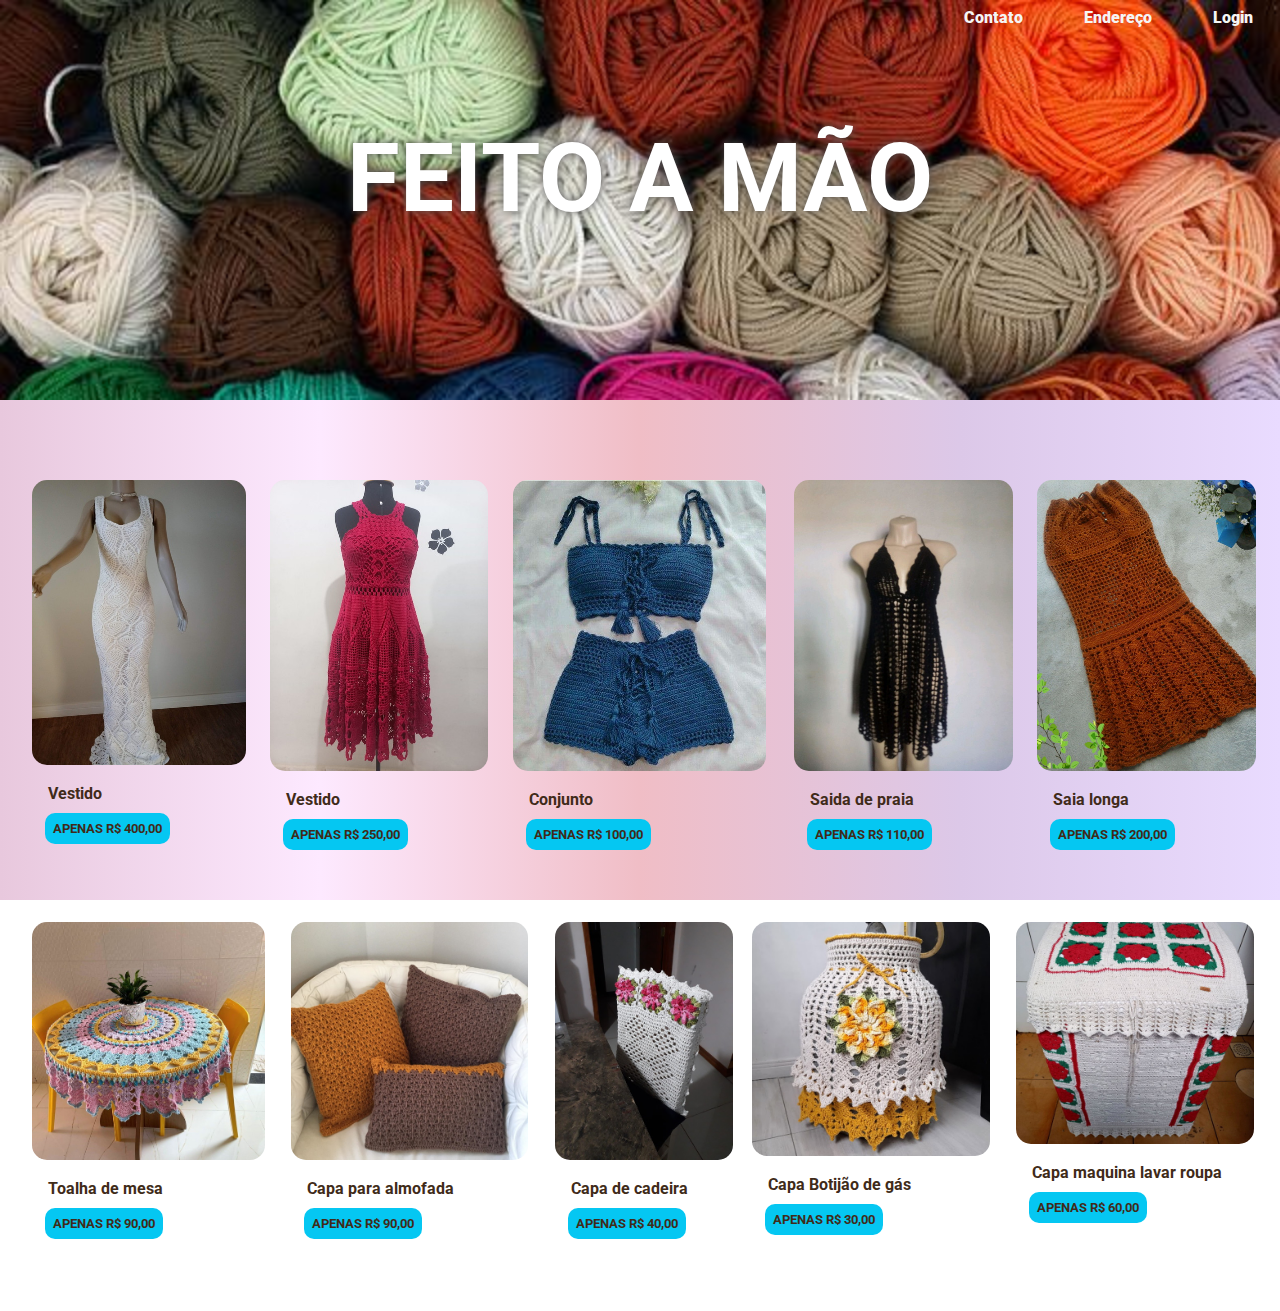
<file: index.html>
<!DOCTYPE html>
<html>
    <head>
        <meta charset="UTF-8">
        <meta name="viewport" content="width=device-width, initial-scale=1.0">
        <title>Feito a mão</title>
        <link href="https://fonts.googleapis.com/css?family=Roboto" rel="stylesheet">
        <link rel="stylesheet" href="reset.css">
        <link rel="stylesheet" href="style.css">
        <link rel="stylesheet" href="estilos/stylemobile.css">
    </head>
    

    <body>
       
        <nav>
            
            <ul id="menu-desktop">
                <li><a href="contato.html" target="_blank">Contato</a></li>
                <li><a href="endereço.html" target="_blank">Endereço</a></li>
                <li><a href="login.html" target="_blank">Login</a></li>
            </ul> 
            <div class="container">
                <ul id="menu-mobile">
                    <li><a href="contato.html" target="_blank">Contato</a></li>
                    <li><a href="endereço.html" target="_blank">Endereço</a></li>
                    <li><a href="login.html" target="_blank">Login</a></li>
                </ul> 
            </div>
        
            <div id="menu-hamburguer">
                <svg width="30" height="30">
                    <path d="M0,5 30,5"     stroke="#fff" stroke-width="4"/>
                    <path d="M0,15 30,15"   stroke="#fff" stroke-width="4"/>
                    <path d="M0,25 30,25"   stroke="#fff" stroke-width="4"/>
                </svg>
            </div> 
        </nav>
        <header>
            <h1>Feito a mão</h1>
        </header>
        <main>
            <section class="apresentação">
                <section>
                    <ul class="produtos">
                        <li class="produtos-descrição">
                            <img src="produtos/vestido branco.jpg" class="imagens">
                            <h3 class="texto">Vestido</h3>
                            <a class="link" href="#">APENAS R$ 400,00</a>  
                        </li>
                        
                        <li>
                            <img src="produtos/vestido-de-croche-vestido.jpg" class="imagens">
                            <h3 class="texto">Vestido</h3>
                            <a class="link" href="#">APENAS R$ 250,00</a>
                        </li>
            
                        <li>
                            <img src="produtos/conjuto.jpg" class="imagens">
                            <h3 class="texto">Conjunto</h3>
                            <a class="link" href="#">APENAS R$ 100,00</a> 
                        </li>
                        <li>
                            <img src="produtos/saida-de-praia-de-croche-biquini.jpg" class="imagens">
                            <h3 class="texto">Saida de praia</h3>
                            <a class="link" href="#">APENAS R$ 110,00</a> 
                        </li>
                        <li>
                            <img src="produtos/saia-longa-de-croche-praia-amarela.jpg" class="imagens">
                            <h3 class="texto">Saia longa</h3>
                            <a class="link" href="#">APENAS R$ 200,00</a> 
                        </li>
                    </ul>
                </section>
                <section>
                    <ul class="produtos">
                        <li>
                            <img src="produtos/toalha-de-mesa-croche.jpg" class="imagens">
                            <h3 class="texto">Toalha de mesa</h3>
                            <a class="link" href="#">APENAS R$ 90,00</a> 
                        </li>
                    
                        <li>
                            <img src="produtos/capa-para-almofada.jpg" class="imagens">
                            <h3 class="texto">Capa para almofada</h3>
                            <a class="link" href="#">APENAS R$ 90,00</a>  
                        </li>
                        <li>
                            <img src="produtos/capa-de-cadeira-croche.jpg" class="imagens">
                            <h3 class="texto">Capa de cadeira</h3>
                            <a class="link" href="#">APENAS R$ 40,00</a>
                        </li>
                        <li>
                            <img src="produtos/capa-de-botijao-de-gas-croche-capa-de-botijao-de-gas-croche.jpg" class="imagens">
                            <h3 class="texto">Capa Botijão de gás</h3>
                            <a class="link" href="#">APENAS R$ 30,00</a>   
                        </li>
                        <li>
                            <img src="produtos/capa-de-maquina-lavar-roupa-12.jpg" class="imagens">
                            <h3 class="texto">Capa maquina lavar roupa</h3>
                            <a class="link" href="#">APENAS R$ 60,00</a>   
                        </li>
                    </ul>
                </section>
            </section>          
        </main>
        <script src="_js/jquery.js"></script>
        <script>
            $(function() {
                $("div#menu-hamburguer").click(function() {
                    $("nav ul#menu-mobile").toggle();
                });
            
                $(window).resize(function() {
                    var largura = $(window).width(); 
                    if ( largura >= 701 ) {
                         $("nav ul#menu-mobile").hide();   
                     }
                });
            });
        </script>
    </body>
</html>
</file>
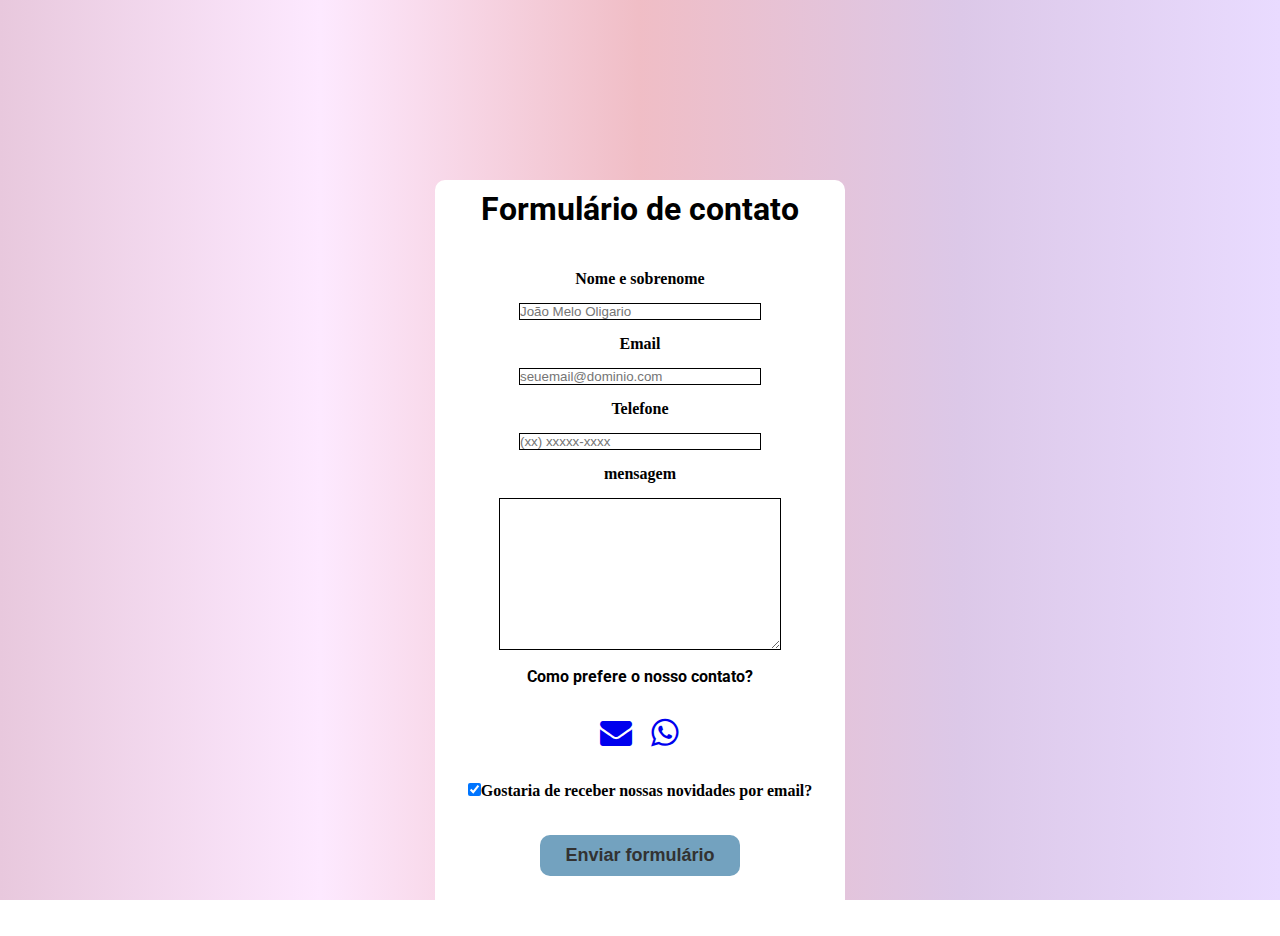
<file: contato.html>
<!DOCTYPE html>
<html>
    <head>
        <meta charset="UTF-8">
        <meta name="viewport" content="width=device-width, initial-scale=1.0">
        <title>Contato</title>
        <link href="https://fonts.googleapis.com/css?family=Roboto" rel="stylesheet">
        <link rel="stylesheet" href="https://stackpath.bootstrapcdn.com/font-awesome/4.7.0/css/font-awesome.min.css">
        <link rel="stylesheet" href="reset.css">
        <link rel="stylesheet" href="estilos/stylecontato.css">
        
    </head
    <body>
        <div class="container">
            <h1>Formulário de contato</h2>
            <form>
                <label for="nomesobrenome">Nome e sobrenome</label>
                <input type="text" id="nomesobrenome" class="imput-padrao" required placeholder="João Melo Oligario">

                <label for="email">Email</label>
                <input type="email" id="email" class="imput-padrao" required placeholder="seuemail@dominio.com">

                <label for="telefone">Telefone</label>
                <input type="telefone" id="telefone" class="imput-padrao" required placeholder="(xx) xxxxx-xxxx">

                <label form="mensagem">mensagem</label>
                <textarea cols="70" rows="10" id="mensagem" class="imput-texto" required></textarea>

                <div id="social-container">
                    <p>Como prefere o nosso contato?</p>
                    <a href="mailto:fannyczs2012@gmail.com"> <i class="fa fa-envelope"></i></a> 
                    <a href="https://wa.me/71993763244"> <i class="fa fa-whatsapp"></i> </a> 
                </div>
                <label class="checkbox"><input type="checkbox" checked>Gostaria de receber nossas novidades por email?</label>
                <input type="submit" value="Enviar formulário" class="enviar">  
            </form>
        </div>
    </body>
</html>
</file>
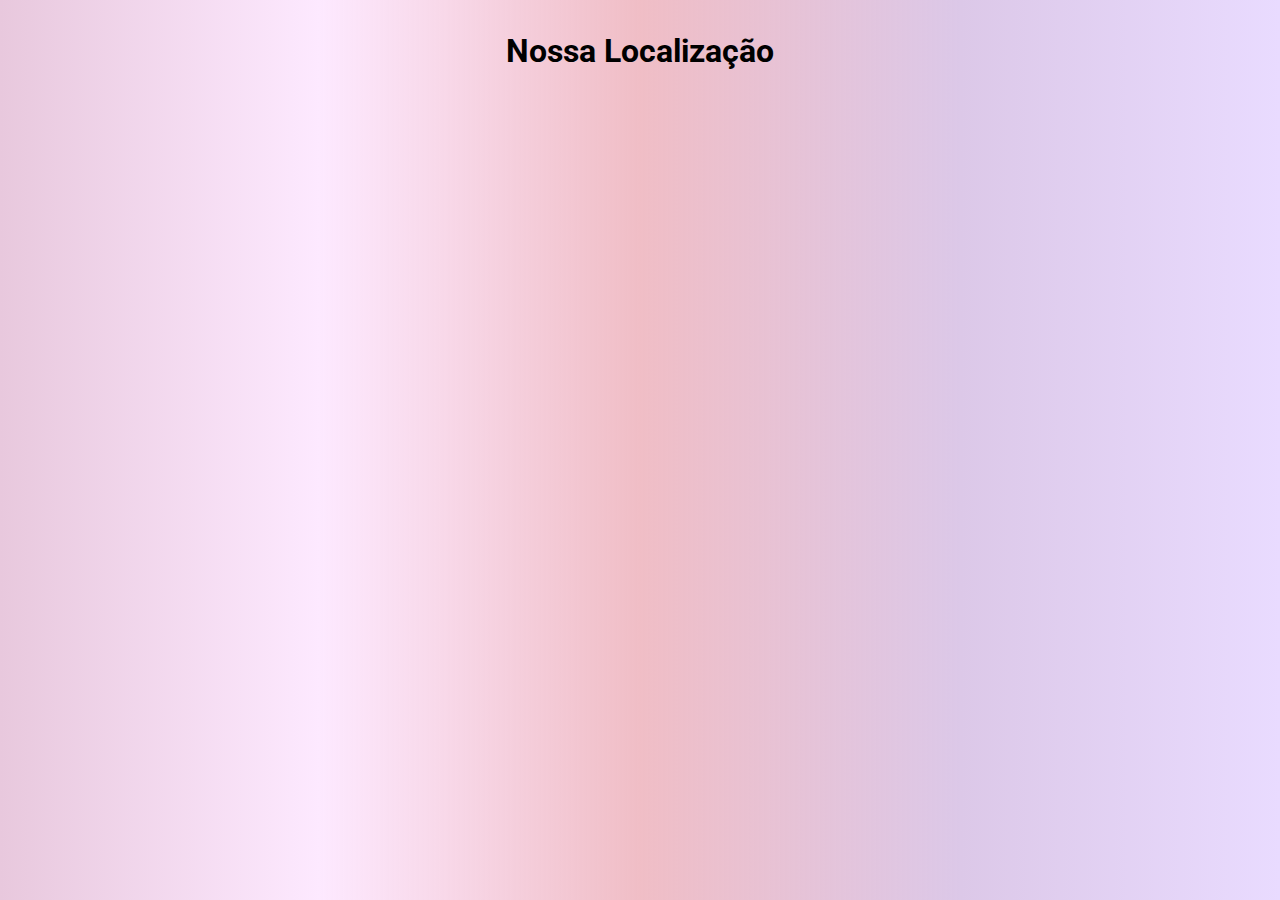
<file: endereço.html>
<!DOCTYPE html>
<html>
    <head>
        <meta charset="UTF-8">
        <meta name="viewport" content="width=device-width, initial-scale=1.0">
        <title>Endereço</title>
        <link href="https://fonts.googleapis.com/css?family=Roboto" rel="stylesheet">
        <link rel="stylesheet" href="estilos/styleendereco.css">
        
    </head>

    <body>
        <div class="container">
            <h2 class="titulo">Nossa Localização</h2>
        </div>
        <div>
            <iframe class="iframe" src="https://www.google.com/maps/embed?pb=!1m14!1m8!1m3!1d7775.734293509915!2d-38.432261!3d-12.980348!3m2!1i1024!2i768!4f13.1!3m3!1m2!1s0x7161bb277ee4257%3A0x8b91a99486b0d673!2sR.%20Heitor%20Dias%20-%20Boca%20do%20Rio%2C%20Salvador%20-%20BA%2C%2041710-745!5e0!3m2!1spt-BR!2sbr!4v1659391006785!5m2!1spt-BR!2sbr" width="400" height="300" style="border:0;" allowfullscreen="" loading="lazy" referrerpolicy="no-referrer-when-downgrade"></iframe>
        </div>
            
           
        
    </body>
</html>
</file>
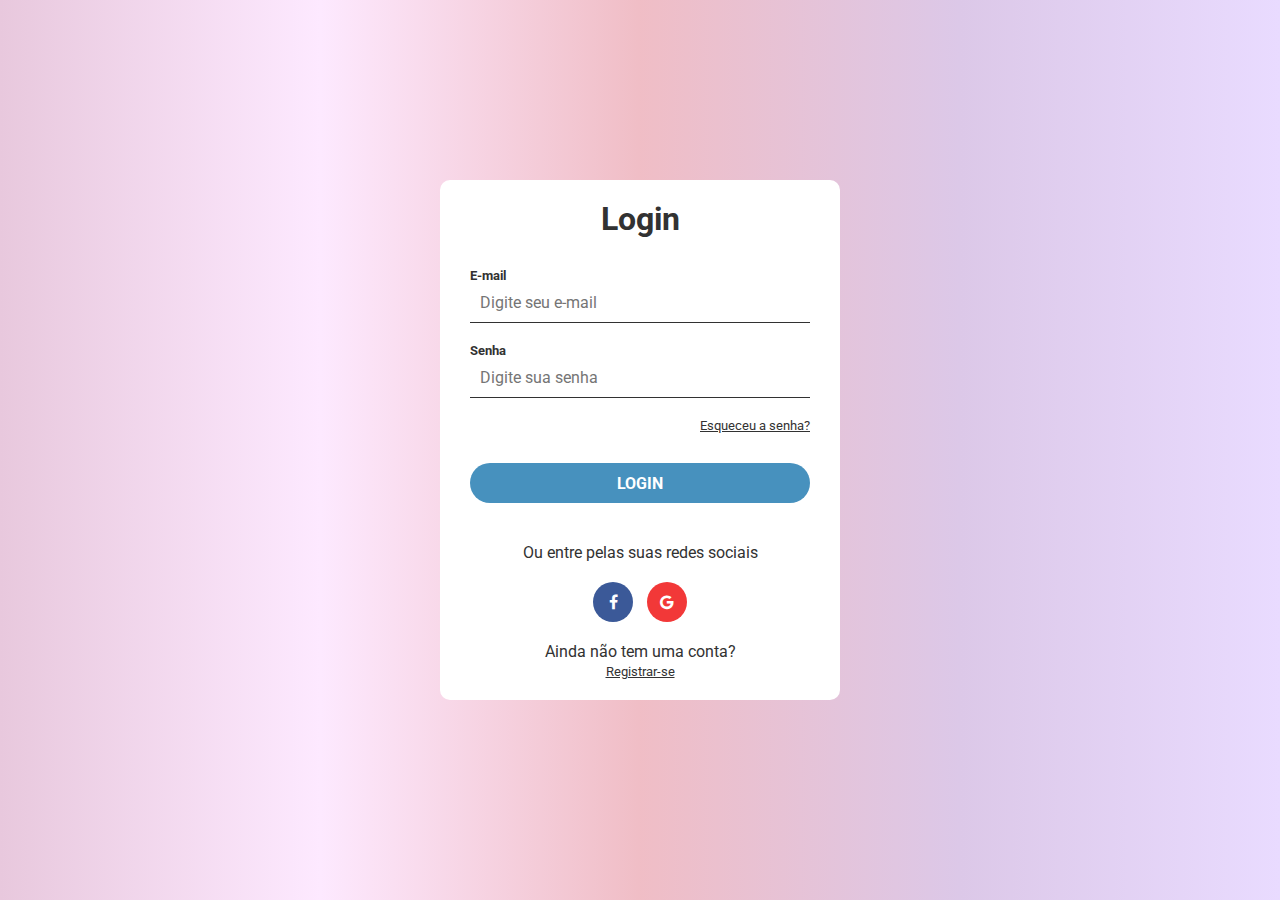
<file: login.html>
<!DOCTYPE html>
<html>
    <head>
        <meta charset="UTF-8">
        <meta name="viewport" content="width=device-width, initial-scale=1.0">
        <title>Login</title>
        <link href="https://fonts.googleapis.com/css?family=Roboto" rel="stylesheet"> 
        <link rel="stylesheet" href="https://stackpath.bootstrapcdn.com/font-awesome/4.7.0/css/font-awesome.min.css">
        <link rel="stylesheet" href="estilos/stylelogin.css">
        
    </head>
    <div id="login-container">
        <h1>Login</h1>
        <form action="">
            <label for="email">E-mail</label>
            <input type="email" name="email" id="email" placeholder="Digite seu e-mail" autocomplete="off">
            <label for="password">Senha</label>
            <input type="text" name="password" id="password" placeholder="Digite sua senha">
            <a href="#" id="forgot-pass">Esqueceu a senha?</a>
            <input type="submit" value="login">
        </form>
        <div id="social-container">
            <p>Ou entre pelas suas redes sociais</p>
            <i class="fa fa-facebook-f"></i>
            <i class="fa fa-google"></i>
        </div>
        <div id="registrar-container"></div>
        <p>Ainda não tem uma conta?</p>
        <a href="#">Registrar-se</a>
        
    </div>
</html
</file>
<file: style.css>
body {
    margin: 0;
    background-image: linear-gradient(to right, #E8C8DD,#FDE9FF, #eba8b3c0,#DCC8E8,#E9DBFF);
    background-attachment: fixed;
}
nav {
    position: absolute;
    width: 100%;
  
}

#menu-desktop{
    margin: 0;
    padding: 0;
    text-align: right;
}
#menu-desktop li {
    list-style-type: none;
    display: inline;
}
#menu-desktop li a {
    padding: 10px 30px;
    text-decoration: none;
    color:whitesmoke;
    display: inline-block;
    margin-right: -3px;
    font-family: Roboto, sans-serif;
    font-size: 1em;
    font-weight: 900;  
}
#menu-desktop li a:hover {
    background-color: #d9beb420;
}
#menu-mobile, #menu-hamburguer {
    display: none;
}
header {
    background-image: url(imagens/capa.jpg);
    width: 100%;
    height: 400px;
    background-repeat: no-repeat;
    background-size: cover;
    background-position: top center;
}
h1 {
    font-family: Roboto, sans-serif;
    font-size: 6em;
    text-transform: uppercase;
    text-align: center;
    padding-top: 130px;
    font-weight: bolder;
    color: white;
    text-shadow: 0 0 10px rgba(87, 86, 86, 0.95);

}
main {
    margin:0;
    width: 100%;
}

.texto{
    font-family: Roboto, sans-serif;
    font-size: 1em;
    color: #402B19;
    font-weight: bolder;
    padding: 10px 0;
    margin-left: 1em;
    line-height: 2em;
}
.link{
    text-decoration: none;
    font-family: Roboto, sans-serif;
    color: #402B19;
    font-size: 13px;
    font-weight: bolder;
    border-radius: 10px;
    padding: 8px;
    margin-left: 1em;
    background-color: #05C7F2;
}
.link:hover {
    background: #08558b; 
}
.apresentação {
    margin-left: 2em;
}
.produtos {
    display: flex;
    justify-content: center;
    align-items: flex-start;
    list-style-type: none;
    margin: 5em 0;
}
.imagens {
    width:90%;  
    border-radius: 15px;  
}
.imagens:hover {
    transform: scale(1.3);
    transition: 1s;
}
</file>
<file: estilos/stylemobile.css>
@media screen and (min-width:300px) and (max-width:700px) {
    body {
        margin: 0;
        padding: 0;
    }
    nav {
        position:absolute;
        left:0;top:0;
        width:100%;
        height:70px;
        background-color: #BFB893;
    }
    header {
        margin-bottom: 3em;
    }
    
    #menu-hamburguer {
        position: absolute;
        display: block;
        top:20px;
        right: 20px;
        height: 30px;
        width: 30px;
        cursor: pointer;
    }
    #menu-desktop {
        display: none;   
    }
    #menu-mobile {
        margin-top:70px;
        padding: 0;
    }
    #menu-mobile li {
        display: block;
        width: 100%;
        list-style-type: none;
    }
    #menu-mobile li a {
        display: block;
        text-decoration: none;
        color: #FFF;
        text-align: center;
        background-color: #73A2BF;
        padding: 20px 0;
        border-bottom: 1px solid black;
        font-family: Roboto, sans-serif;
        font-size: 1em;
        letter-spacing: 0.5;
    } 
    h1{
        font-size: 3em;
        padding-top: 4.3em;
    }
    .produtos {
        display: block;
        margin: 3px;
        padding-top: 3px;
    }
    .imagens {
        width: 30vh;
        margin-left: 4em;
        
    }
    .texto{
        text-align: center;
    } 
    .link {
        display: inline-block;
        margin-left: 9em;
        margin-bottom: 2em;
        
    }
    
}
</file>
<file: estilos/stylecontato.css>
*{
    margin: 0;
    padding: 0;
}
body {
    background-image: linear-gradient(to right, #E8C8DD,#FDE9FF, #eba8b3c0,#DCC8E8,#E9DBFF);
    background-attachment: fixed;
}
.container{
    background-color: #fff;
    width: 400px;
    margin-left: auto;
    margin-right: auto;
    padding: 10px 5px;
    margin-top: 20vh;
    border-radius: 10px;
    text-align: center;
}
h1{
    font-size: 2em;
    font-family: Roboto, sans-serif;
    text-align: center;
    margin-top: 3px;
    font-weight: bold;
}
form {
    text-align: center;
    margin-top: 30px;
    margin-bottom: 40px; 
}
form label, form legend {
    display: block;
    padding: 1em;
    font-size: 1em;
    font-weight: bold;
    
}
.imput-padrao{
    border: 1px solid black;
    width: 60%;
   
}
.imput-texto{
    border: 1px solid black; 
    width: 70%;
    margin-left: auto;
    margin-right: auto;
}
#social-container i{
    height: 40px;
    width: 40px;
    font-size: 2em;
    cursor: pointer;
    line-height: 60px;
    margin: 2px;
}

p{
    font-size: 1em;
    font-family: Roboto, sans-serif;
    padding-top: 1em;
    font-weight: bold;
    margin-bottom: 1em;
}
.checkbox {
    margin: 20px 0;
}
.enviar {
    width: 50%;
    background: #73A2BF ;
    color: #323232;
    font-weight: bold;
    font-size: 18px;
    border: none;
    border-radius: 10px;
    transition: 1s all;
    cursor: pointer;
    margin-bottom: 10px;
    padding: 10px;
}
.enviar:hover {
    background: #08558b;
    transform: scale(1.2);
}
@media screen and (min-width:300px) and (max-width:700px){
    body{
        margin: 0;
        padding: 0;
    }
    .container{
        width: 330px;
        padding: 10px 5px;
        margin-top: 5vh;
    }
}
</file>
<file: estilos/styleendereco.css>
*{
    margin: 0;
    padding: 0;
}
body {
    
    background-image: linear-gradient(to right, #E8C8DD,#FDE9FF, #eba8b3c0,#DCC8E8,#E9DBFF);
  
}
.container {
 display: flex;
 justify-content: center;  
}
.titulo{
    font-size: 2em;
    font-family: Roboto, sans-serif;
    font-weight: bold;
    margin-top: 1em;   
}
.iframe{
    width: 40%;
    height: 70vh;
    margin-left: 20rem;
    margin-top: 2em;
}
@media screen and (min-width:300px) and (max-width:700px){
 body{
    margin: 0;
    padding: 0;
 }
.titulo{
   text-align: center;
   margin-left: auto;
   margin-right: auto;
   margin-top: 1em;
}  
.iframe{
  
    margin-left: 2em;
    width: 40vh;
    height: 50vh;
} 
}
</file>
<file: estilos/stylelogin.css>
/* geral */ 
*{
    margin: 0;
    padding: 0;
    box-sizing: border-box ;
    font-family: Roboto, sans-serif;
    color: #323232;
    border: none;
}
body {
    background-image: linear-gradient(to right, #E8C8DD,#FDE9FF, #eba8b3c0,#DCC8E8,#E9DBFF);
    background-attachment: fixed;
}
textarea:focus, input:focus {
    outline: none;
}
a{
    font-size: .8rem;
}
a:hover{
  color: #73A2BF;  
}
/* container login */
#login-container{
    background-color: #fff;
    width: 400px;
    margin-left: auto;
    margin-right: auto;
    padding: 20px 30px;
    margin-top: 20vh;
    border-radius: 10px;
    text-align: center;
}
/* formulário */
form{
    margin-top: 30px;
    margin-bottom: 40px;
}
label, input{
    display: block;
    width: 100%;
    text-align: left;
}
label {
    font-size: .8rem;
    font-weight: bold;
}
input{
    border-bottom: 1px solid #323232;
    padding: 10px;
    font-size: 1rem;
    margin-bottom: 20px;
}
input:focus{
   border-bottom: 2px solid #08558b; 
}
#forgot-pass{
    text-align: right;
    display: block;
}
input[type="submit"] {
    text-align: center;
    text-transform: uppercase;
    font-weight: bold;
    border: none;
    height: 40px;
    border-radius: 20px;
    margin-top: 30px;
    color: #fff;
    background-color: #4791be;
    cursor: pointer;
}
input[type="submit"]:hover{
    background-color: #08558b;
    transition: .5s;
}
/* redes sociais */
#social-container, #social-container p{
    margin-bottom: 20px;
}
#social-container i{
    height: 40px;
    width: 40px;
    border-radius: 50%;
    line-height: 40px;
    color: white;
    margin: 0 5px;
    cursor: pointer;
}
.fa-facebook-f{
    background-color: #3B5998;
}
.fa-google{
    background-color: #F23838;
}
/* registrar */
#registrar-container{
   margin-bottom: 20px; 
}
@media screen and (min-width:300px) and (max-width:700px){
    #login-container{
        width: 340px; 
        margin-top: 5vh;
        padding: 5px 20px;
    } 
    h1{
        font-size: 1.2em;
        margin-top: .5em;
        font-family: Roboto, sans-serif;
        font-weight: bolder;
    }
}
</file>
